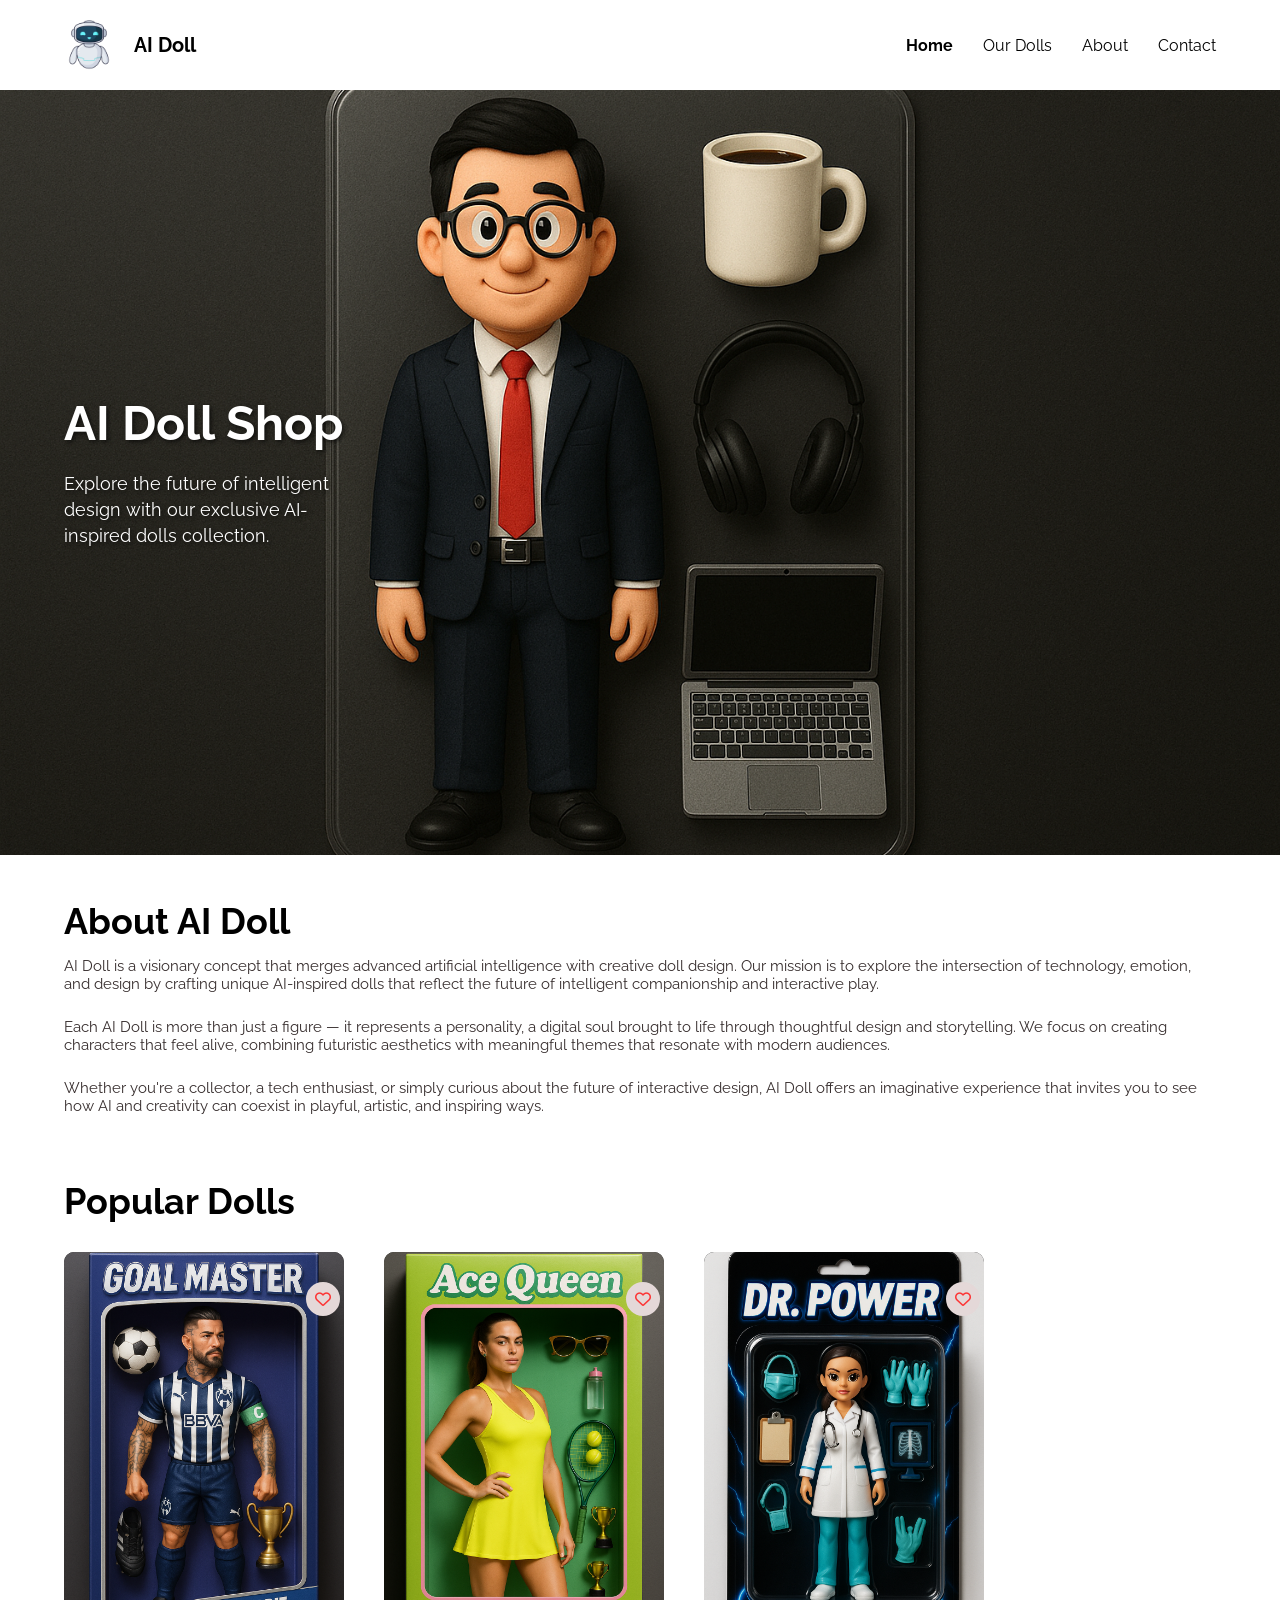
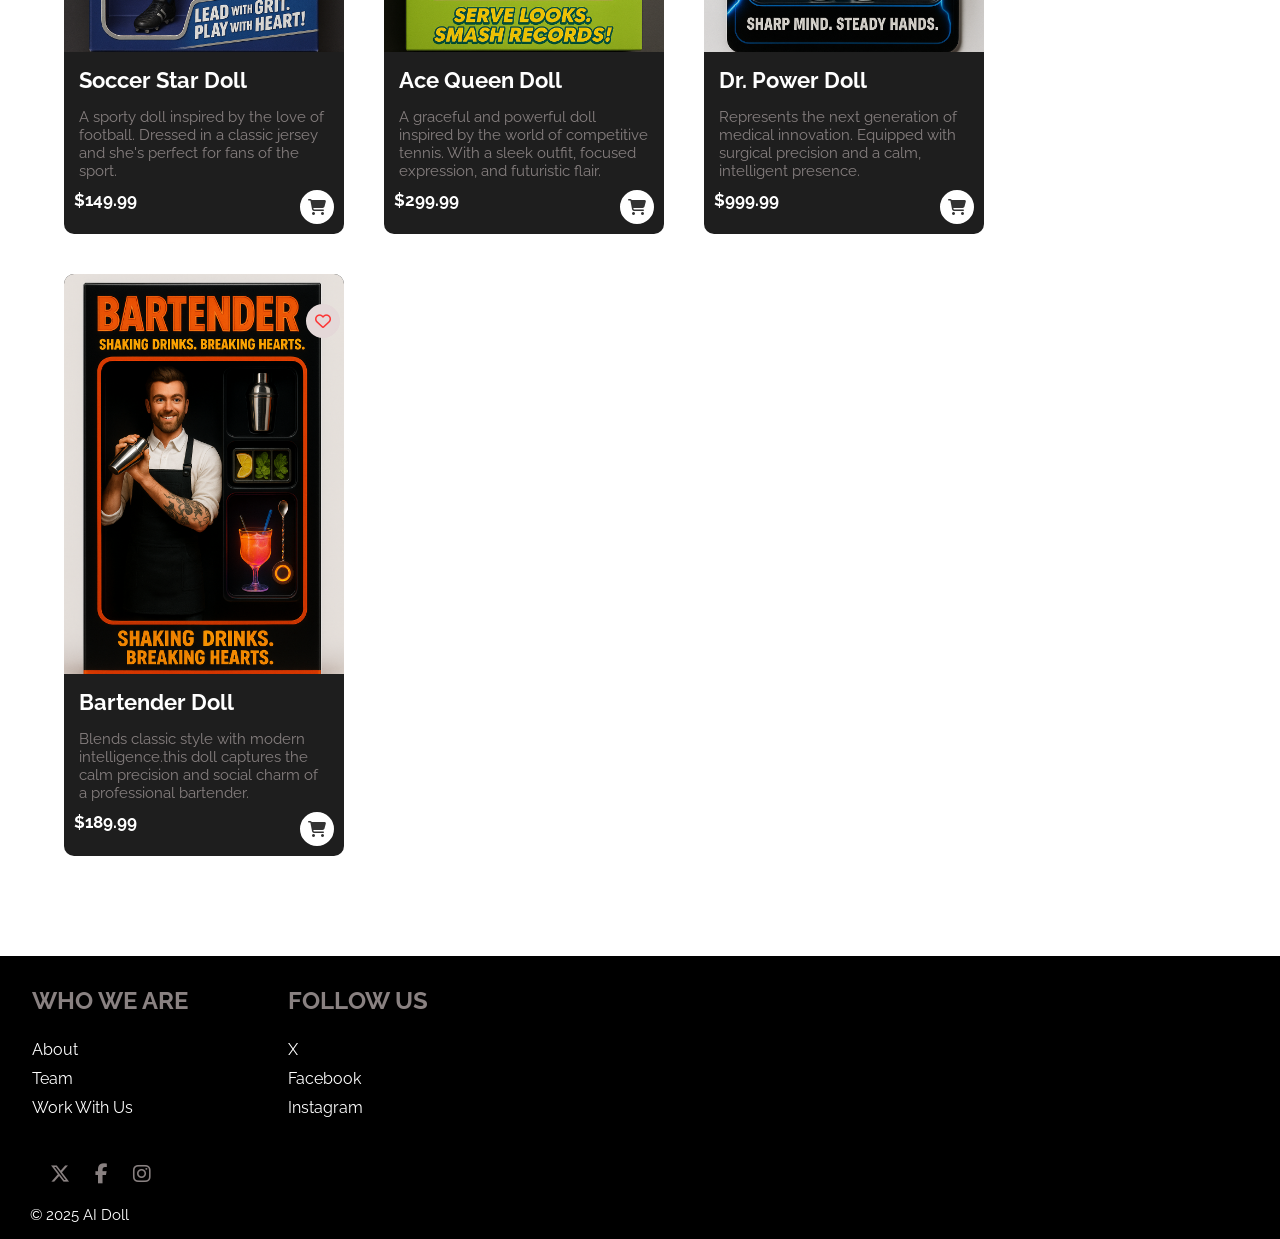
<file: index.html>
<!DOCTYPE html>
<html lang="en">
   <head>
      <meta charset="UTF-8" />
      <meta name="viewport" content="width=device-width, initial-scale=1.0" />
      <title>AI Doll</title>
      <link rel="stylesheet" href="css/style.css" />
      <link rel="icon" href="images/logo.png" type="image/png" />
      <link
         rel="stylesheet"
         href="https://cdnjs.cloudflare.com/ajax/libs/font-awesome/6.5.0/css/all.min.css"
      />
   </head>
   <body>
      <header>
         <div class="wrapper">
            <div class="web-logo">
               <img
                  src="images/logo.png"
                  alt="Logo-AI Doll"
                  class="logo-alignment"
               />
               <h1>AI Doll</h1>
            </div>
            <nav class="navbar">
               <ul>
                  <li
                     ><a href="index.html" style="font-weight: bold"
                        >Home</a
                     ></li
                  >
                  <li><a href="OurDolls.html">Our Dolls</a></li>
                  <li><a href="#">About</a></li>
                  <li><a href="#">Contact</a></li>
               </ul>
            </nav>
         </div>
      </header>
      <main>
         <section class="image-hero">
            <img src="images/back-photo2.png" alt="Background Photo" />
            <div class="hero-p">
               <h1>AI Doll Shop</h1>
               <p
                  >Explore the future of intelligent design with our exclusive
                  AI-inspired dolls collection.</p
               >
            </div>
         </section>
         <section class="about wrapper">
            <h3>About AI Doll</h3>
            <p
               >AI Doll is a visionary concept that merges advanced artificial
               intelligence with creative doll design. Our mission is to explore
               the intersection of technology, emotion, and design by crafting
               unique AI-inspired dolls that reflect the future of intelligent
               companionship and interactive play.</p
            >
            <p
               >Each AI Doll is more than just a figure — it represents a
               personality, a digital soul brought to life through thoughtful
               design and storytelling. We focus on creating characters that
               feel alive, combining futuristic aesthetics with meaningful
               themes that resonate with modern audiences.</p
            >
            <p
               >Whether you're a collector, a tech enthusiast, or simply curious
               about the future of interactive design, AI Doll offers an
               imaginative experience that invites you to see how AI and
               creativity can coexist in playful, artistic, and inspiring ways.
            </p>
         </section>
         <section class="popular-dolls">
            <div class="wrapper">
               <h3>Popular Dolls</h3>
               <div class="cards">
                  <div class="card">
                     <span class="fa-stack fa-lg icon-heart-circle">
                        <i class="fa-regular fa-heart fa-stack-1x"></i>
                     </span>
                     <img
                        class="card-image"
                        src="images/SoccerStarDoll.png"
                        alt="Soccer Star Doll"
                     />
                     <h4>Soccer Star Doll</h4>
                     <p
                        >A sporty doll inspired by the love of football. Dressed
                        in a classic jersey and she's perfect for fans of the
                        sport.
                     </p>
                     <div class="card-footer">
                        <div class="price">$149.99</div>
                        <span class="cart-icon">
                           <i class="fa-solid fa-cart-shopping"></i>
                        </span>
                     </div>
                  </div>

                  <div class="card">
                     <span class="fa-stack fa-lg icon-heart-circle">
                        <i class="fa-regular fa-heart fa-stack-1x"></i>
                     </span>
                     <img
                        class="card-image"
                        src="images/AceQueenDoll.png"
                        alt="Ace Queen Doll"
                     />
                     <h4>Ace Queen Doll</h4>
                     <p
                        >A graceful and powerful doll inspired by the world of
                        competitive tennis. With a sleek outfit, focused
                        expression, and futuristic flair.
                     </p>
                     <div class="card-footer">
                        <div class="price">$299.99</div>
                        <span class="cart-icon">
                           <i class="fa-solid fa-cart-shopping"></i>
                        </span>
                     </div>
                  </div>

                  <div class="card">
                     <span class="fa-stack fa-lg icon-heart-circle">
                        <i class="fa-regular fa-heart fa-stack-1x"></i>
                     </span>
                     <img
                        class="card-image"
                        src="images/Dr.PowerDoll.png"
                        alt="Dr. Power Doll"
                     />
                     <h4>Dr. Power Doll</h4>
                     <p
                        >Represents the next generation of medical innovation.
                        Equipped with surgical precision and a calm, intelligent
                        presence.
                     </p>
                     <div class="card-footer">
                        <div class="price">$999.99</div>
                        <span class="cart-icon">
                           <i class="fa-solid fa-cart-shopping"></i>
                        </span>
                     </div>
                  </div>
                  <div class="card">
                     <span class="fa-stack fa-lg icon-heart-circle">
                        <i class="fa-regular fa-heart fa-stack-1x"></i>
                     </span>
                     <img
                        class="card-image"
                        src="images/BartenderDoll.png"
                        alt="Bartender Doll"
                     />
                     <h4>Bartender Doll</h4>
                     <p
                        >Blends classic style with modern intelligence.this doll
                        captures the calm precision and social charm of a
                        professional bartender.
                     </p>
                     <div class="card-footer">
                        <div class="price">$189.99</div>
                        <span class="cart-icon">
                           <i class="fa-solid fa-cart-shopping"></i>
                        </span>
                     </div>
                  </div>
               </div>
            </div>
         </section>
      </main>
      <footer>
         <div class="wrapper footer-container">
            <div class="column">
               <h2>Who we are</h2>
               <ul>
                  <li
                     ><a href="#" onclick="event.preventDefault()">About</a></li
                  >
                  <li><a href="#" onclick="event.preventDefault()">Team</a></li>
                  <li
                     ><a href="#" onclick="event.preventDefault()"
                        >Work With Us</a
                     ></li
                  >
               </ul>
            </div>
            <div class="column">
               <h2>Follow us</h2>
               <ul>
                  <li><a href="https://www.x.com/" target="_blank">X</a></li>
                  <li
                     ><a href="https://www.facebook.com/" target="_blank"
                        >Facebook</a
                     ></li
                  >
                  <li
                     ><a href="https://www.instagram.com/" target="_blank"
                        >Instagram</a
                     ></li
                  >
               </ul>
            </div>
         </div>
         <div class="wrapper social">
            <a href="https://www.x.com/" target="_blank">
               <i class="fab fa-x-twitter"></i>
            </a>
            <a href="https://www.facebook.com/" target="_blank">
               <i class="fab fa-facebook-f"></i>
            </a>
            <a href="https://www.instagram.com/" target="_blank">
               <i class="fab fa-instagram"></i>
            </a>
         </div>
         <div class="wrapper footer-copyright">
            <p>© 2025 AI Doll</p>
         </div>
      </footer>
   </body>
</html>
</file>
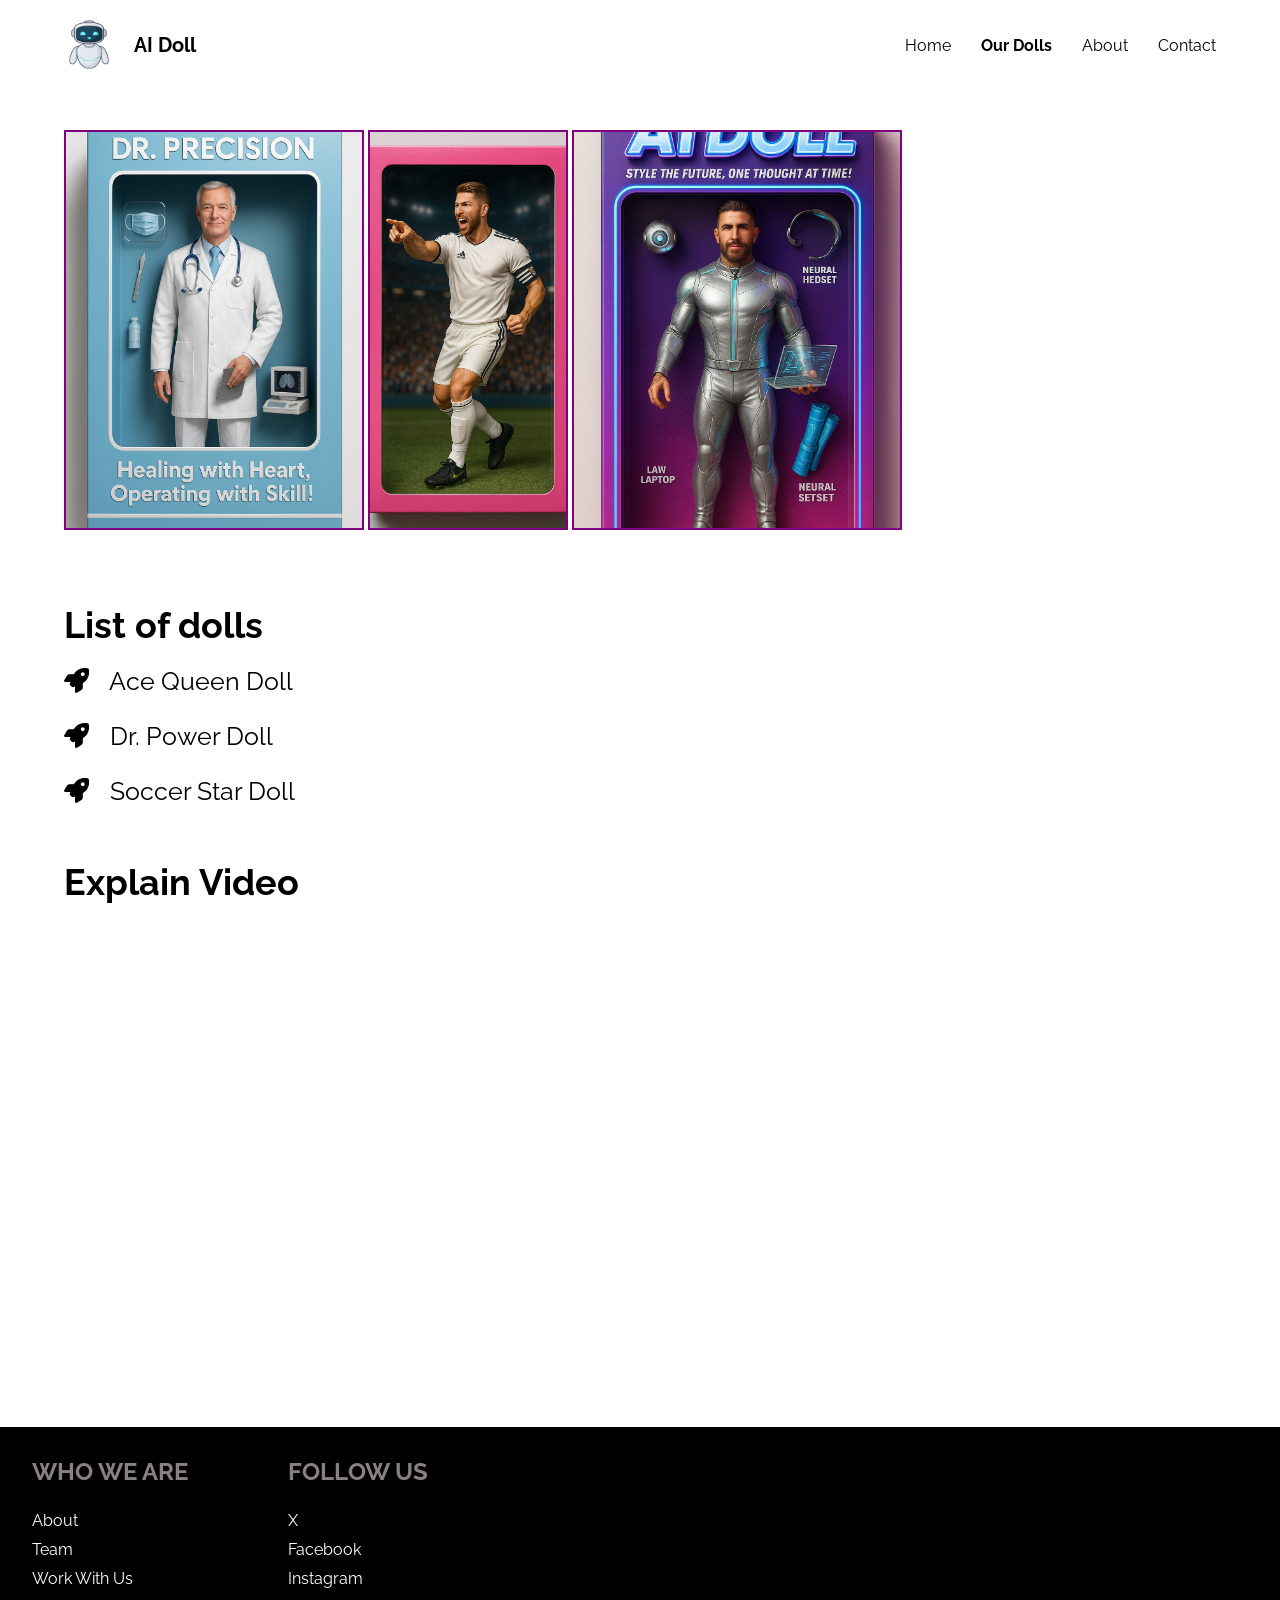
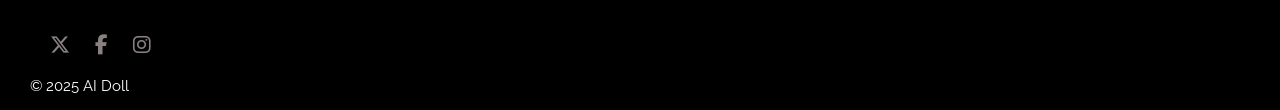
<file: OurDolls.html>
<!DOCTYPE html>
<html lang="en">
   <head>
      <meta charset="UTF-8" />
      <meta name="viewport" content="width=device-width, initial-scale=1.0" />
      <title>AI Doll - Our dolls</title>
      <link rel="stylesheet" href="css/style.css" />
      <link rel="icon" href="images/logo.png" type="image/png" />
      <link
         rel="stylesheet"
         href="https://cdnjs.cloudflare.com/ajax/libs/font-awesome/6.5.0/css/all.min.css"
      />
   </head>
   <body>
      <header>
         <div class="wrapper">
            <div class="web-logo">
               <img
                  src="images/logo.png"
                  alt="Logo-AI Doll"
                  class="logo-alignment"
               />
               <h1>AI Doll</h1>
            </div>
            <nav class="navbar">
               <ul>
                  <li><a href="index.html">Home</a></li>
                  <li
                     ><a href="OurDolls.html" style="font-weight: bold"
                        >Our Dolls</a
                     ></li
                  >
                  <li><a href="#">About</a></li>
                  <li><a href="#">Contact</a></li>
               </ul>
            </nav>
         </div>
      </header>
      <main>
         <section class="pictures-of-products wrapper">
            <img
               src="images/Product1.png"
               alt="Product1"
               class="pictures-products-design-class"
               style="width: 300px"
            />
            <img
               src="images/Product2.png"
               alt="Product2"
               class="pictures-products-design-class"
               style="width: 200px"
            />
            <img
               src="images/Product3.png"
               alt="Product3"
               class="pictures-products-design-class"
               style="width: 330px"
            />
         </section>
         <section class="sect-list-dolls wrapper">
            <h3>List of dolls</h3>
            <ul class="list-dolls">
               <li>
                  <i class="fa-solid fa-rocket"></i>
                  Ace Queen Doll
               </li>
               <li>
                  <i class="fa-solid fa-rocket"></i>
                  Dr. Power Doll
               </li>
               <li>
                  <i class="fa-solid fa-rocket"></i>
                  Soccer Star Doll
               </li>
            </ul>
         </section>
         <section class="video wrapper">
            <h3>Explain Video</h3>
            <iframe
               src="https://www.youtube.com/embed/TwUJMMKx9d0?si=MKIan1oCLBq9XSFp"
               title="AI Doll Explain Video"
               allow="accelerometer; autoplay; clipboard-write; encrypted-media; gyroscope; picture-in-picture; web-share"
               referrerpolicy="strict-origin-when-cross-origin"
               allowfullscreen
            ></iframe>
         </section>
      </main>
      <footer>
         <div class="wrapper footer-container">
            <div class="column">
               <h2>Who we are</h2>
               <ul>
                  <li
                     ><a href="#" onclick="event.preventDefault()">About</a></li
                  >
                  <li><a href="#" onclick="event.preventDefault()">Team</a></li>
                  <li
                     ><a href="#" onclick="event.preventDefault()"
                        >Work With Us</a
                     ></li
                  >
               </ul>
            </div>
            <div class="column">
               <h2>Follow us</h2>
               <ul>
                  <li><a href="https://www.x.com/" target="_blank">X</a></li>
                  <li
                     ><a href="https://www.facebook.com/" target="_blank"
                        >Facebook</a
                     ></li
                  >
                  <li
                     ><a href="https://www.instagram.com/" target="_blank"
                        >Instagram</a
                     ></li
                  >
               </ul>
            </div>
         </div>
         <div class="wrapper social">
            <a href="https://www.x.com/" target="_blank">
               <i class="fab fa-x-twitter"></i>
            </a>
            <a href="https://www.facebook.com/" target="_blank">
               <i class="fab fa-facebook-f"></i>
            </a>
            <a href="https://www.instagram.com/" target="_blank">
               <i class="fab fa-instagram"></i>
            </a>
         </div>
         <div class="wrapper footer-copyright">
            <p>© 2025 AI Doll</p>
         </div>
      </footer>
   </body>
</html>
</file>
<file: css/style.css>
@import url('https://fonts.googleapis.com/css2?family=Raleway:ital,wght@0,100..900;1,100..900&display=swap');

* {
   margin: 0;
   padding: 0;
   box-sizing: border-box;
}

body {
   font-family: 'Raleway', sans-serif;
   background-color: #fff;
}

.web-logo {
   display: flex;
   align-items: center;
   gap: 20px;
}

.wrapper {
   width: 90%;
   margin: 0 auto;
   max-width: 1200px;
}

header {
   background-color: #fff;
   padding: 20px 0;
}

header .wrapper {
   display: flex;
   justify-content: space-between;
   align-items: center;
}

header .web-logo h1 {
   font-size: 20px;
   color: black;
}

header .navbar ul {
   list-style: none;
   display: flex;
   align-items: center;
   margin: 0;
   padding: 0;
   gap: 30px;
}

header .navbar a {
   text-decoration: none;
   color: black;
}

header .navbar a:hover {
   font-weight: bold;
   color: purple;
}

h1 {
   color: Black;
}

h2 {
   color: rgb(137, 129, 129);
   padding-bottom: 25px;
   text-transform: uppercase;
}

.logo-alignment {
   width: 50px;
   height: auto;
   display: block;
}

@keyframes pop {
   0% {
      transform: scale(1);
   }
   50% {
      transform: scale(1.4);
   }
   100% {
      transform: scale(1);
   }
}

footer {
   background-color: black;
   padding-top: 30px;
   padding-right: 0;
   padding-bottom: 15px;
   padding-left: 0;
}

.footer-container {
   display: flex;
   justify-content: flex-start;
   gap: 100px;
   margin: 0 0 0 32px;
}

.column ul {
   list-style: none;
   padding: 0;
}

.column ul li {
   margin: 0 0 10px 0;
}

.column ul li a {
   color: white;
   text-decoration: none;
}

.column ul li a:hover {
   text-decoration: underline;
}

.social {
   display: flex;
   justify-content: flex-start;
   margin-top: 35px;
   width: 95%;
   gap: 5px;
}

.footer-copyright {
   font-size: 15px;
   color: white;
   padding-top: 20px;
   margin-left: 30px;
}

.wrapper.social a {
   margin: 0 10px;
   font-size: 20px;
   color: rgb(137, 129, 129);
}

.wrapper.social a:hover {
   color: white;
}

.wrapper.social a:active {
   color: white;
   animation: pop 0.4s ease-in-out;
}

.image-hero {
   position: relative;
   overflow: hidden;
   width: 100%;
   height: 85vh;
   display: flex;
   align-items: center;
}

.image-hero img {
   width: 100%;
   height: 100%;
   object-fit: cover;
}

main .hero-p {
   position: absolute;
   left: 5%;
   top: 50%;
   transform: translateY(-50%);
   color: white;
   max-width: 500px;
   text-shadow: 2px 2px 4px rgba(0, 0, 0, 0.6);
   z-index: 1;
}

.hero-p h1 {
   font-size: 3rem;
   margin-bottom: 20px;
   font-family: 'Raleway', sans-serif;
   color: white;
}

.hero-p p {
   font-size: 1.1rem;
   line-height: 1.5;
   width: 60%;
}

.about {
   margin-top: 15px;
   padding: 30px 0;
}

.about h3 {
   font-size: 36px;
   margin-bottom: 15px;
   color: black;
}

.about p {
   font-size: 15px;
   margin-bottom: 15px;
   color: #372e2e;
   padding-bottom: 10px;
}

.popular-dolls {
   padding-bottom: 100px;
   padding-top: 10px;
}

.popular-dolls h3 {
   padding-bottom: 30px;
   font-size: 36px;
}

.cards {
   display: flex;
   flex-wrap: wrap;
   gap: 40px;
}

.card {
   border-radius: 10px;
   position: relative;
   background-color: #1e1e1e;
   width: 280px;
   overflow: hidden;
   display: flex;
   flex-direction: column;
}

.card img.card-image {
   width: 100%;
   height: 400px;
   object-fit: cover;
}

.card .icon-heart-circle {
   position: absolute;
   top: 30px;
   right: 4px;
   cursor: pointer;
   width: 34px;
   height: 34px;
   border: 2px solid rgb(228, 216, 216);
   border-radius: 50%;
   background-color: rgb(228, 216, 216);
   display: flex;
   align-items: center;
   justify-content: center;
}

.icon-heart-circle i {
   color: rgb(252, 53, 53);
   font-size: 16px;
}

.card h4 {
   font-size: 22px;
   margin: 15px;
   color: white;
}

.card p {
   color: #867f7f;
   text-align: left;
   margin: 0 15px;
   font-size: 15px;
}

.card-footer {
   display: flex;
   justify-content: space-between;
   padding: 10px;
}

.price {
   color: white;
   font-size: 17px;
   font-weight: bold;
}

.cart-icon {
   left: 200px;
   width: 34px;
   height: 34px;
   border: 2px solid white;
   border-radius: 50%;
   background-color: white;
   display: flex;
   align-items: center;
   justify-content: center;
   cursor: pointer;
}

.cart-icon i {
   color: #333;
   font-size: 16px;
}

.pictures-of-products {
   padding: 40px 0;
}

.pictures-products-design-class {
   height: 400px;
   border: 2px solid purple;
   object-fit: cover;
}

.sect-list-dolls {
   padding: 30px 0;
}

.sect-list-dolls h3 {
   font-size: 36px;
   margin-bottom: 20px;
   color: black;
}

.list-dolls {
   list-style: none;
}

.list-dolls li {
   margin-bottom: 25px;
   font-size: 25px;
   color: black;
}

.list-dolls i {
   color: black;
   margin-right: 15px;
}

.video h3 {
   font-size: 36px;
   color: black;
   padding-bottom: 20px;
}

.video iframe {
   height: 500px;
   padding-bottom: 70px;
   width: 100%;
   border: none;
}
</file>
